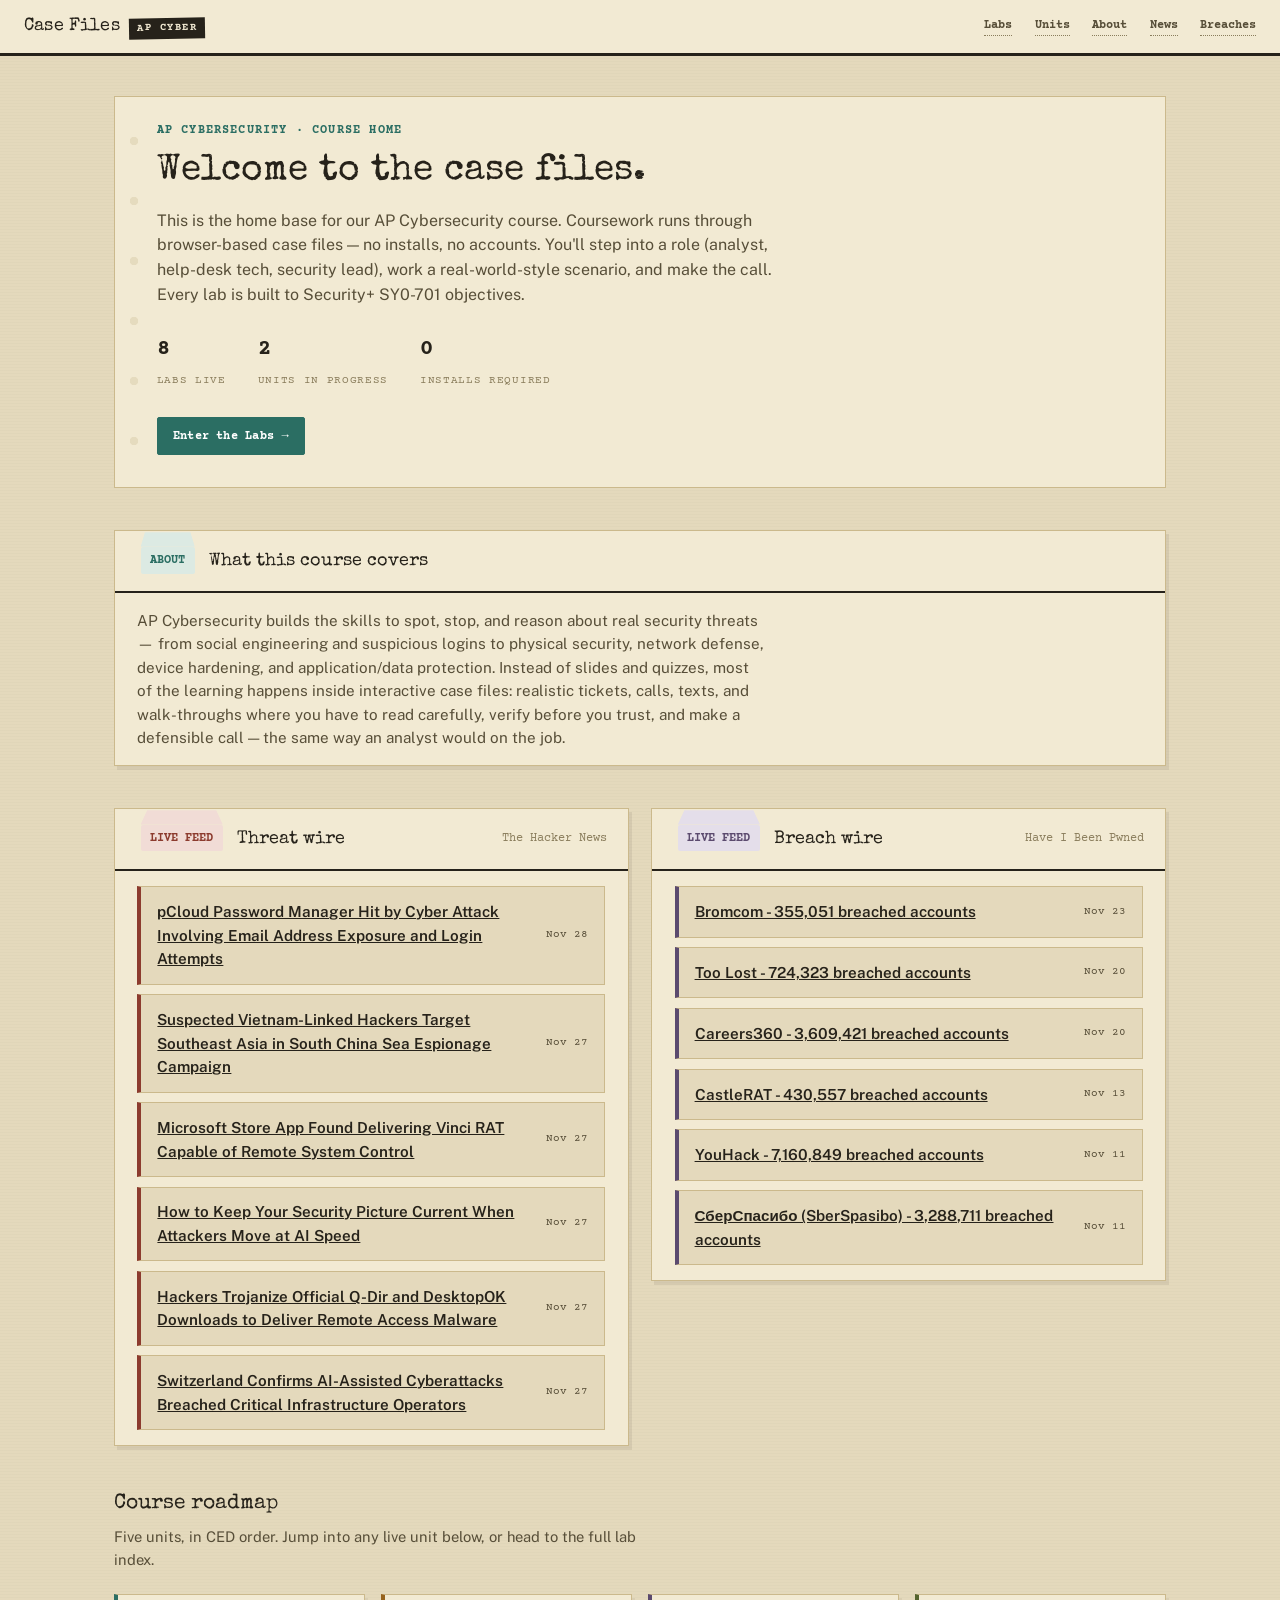
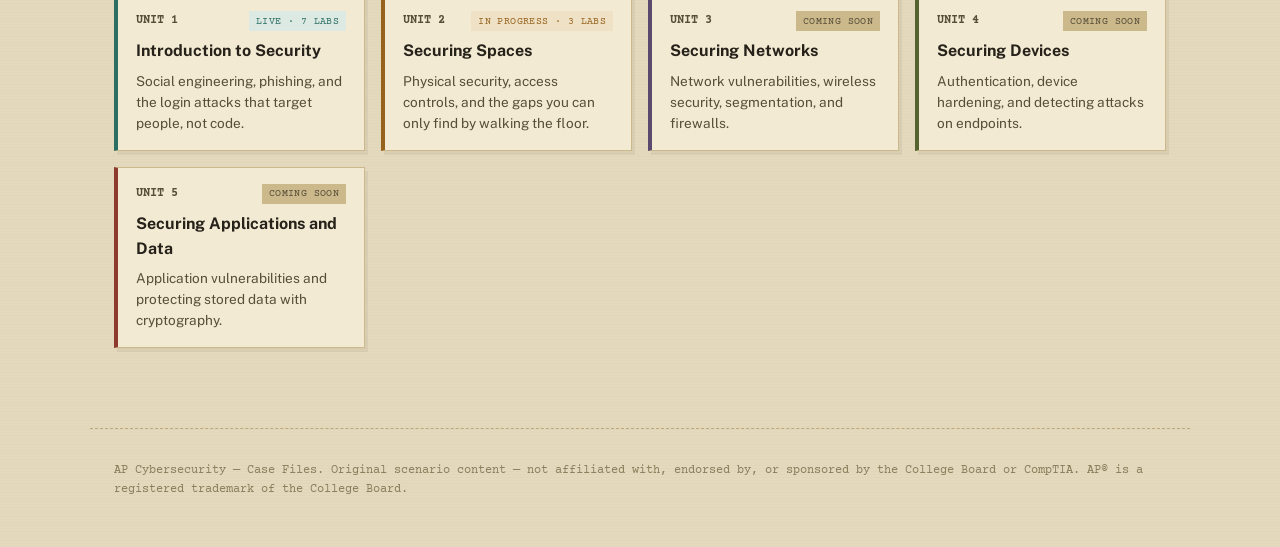
<file: index.html>
<!DOCTYPE html>
<html lang="en">
<head>
<meta charset="UTF-8">
<meta name="viewport" content="width=device-width, initial-scale=1">
<title>AP Cybersecurity — Case Files</title>
<link rel="stylesheet" href="styles.css">
</head>
<body>

<div class="topbar">
  <a class="brand" href="index.html">Case Files <span class="tag">AP CYBER</span></a>
  <nav class="topnav">
    <a href="/cyber-labs/">Labs</a>
    <a href="#roadmap">Units</a>
    <a href="#about">About</a>
    <a href="#threat-wire">News</a>
    <a href="#breach-wire">Breaches</a>
  </nav>
</div>

<main class="shell">

  <div class="hero">
    <p class="eyebrow">AP Cybersecurity · Course Home</p>
    <h1 class="title">Welcome to the case files.</h1>
    <p class="lede">
      This is the home base for our AP Cybersecurity course. Coursework runs through browser-based
      case files — no installs, no accounts. You'll step into a role (analyst, help-desk tech,
      security lead), work a real-world-style scenario, and make the call. Every lab is built to
      Security+ SY0-701 objectives.
    </p>
    <div class="stat-row">
      <div class="stat"><span class="n">8</span><span class="l">Labs live</span></div>
      <div class="stat"><span class="n">2</span><span class="l">Units in progress</span></div>
      <div class="stat"><span class="n">0</span><span class="l">Installs required</span></div>
    </div>
    <div class="cta-row">
      <a class="btn primary" href="/cyber-labs/">Enter the Labs →</a>
    </div>
  </div>

  <section id="about" class="unit cyan">
    <div class="unit-head">
      <span class="unit-tab u-cyan">ABOUT</span>
      <h2>What this course covers</h2>
    </div>
    <div class="topic">
      <p class="about-text">
        AP Cybersecurity builds the skills to spot, stop, and reason about real security threats —
        from social engineering and suspicious logins to physical security, network defense, device
        hardening, and application/data protection. Instead of slides and quizzes, most of the
        learning happens inside interactive case files: realistic tickets, calls, texts, and
        walk-throughs where you have to read carefully, verify before you trust, and make a
        defensible call — the same way an analyst would on the job.
      </p>
    </div>
  </section>

  <div class="feed-grid">
    <section id="threat-wire" class="unit red">
      <div class="unit-head">
        <span class="unit-tab u-red">LIVE FEED</span>
        <h2>Threat wire</h2>
        <span class="unit-count">The Hacker News</span>
      </div>
      <div class="topic">
        <ul id="rss-feed-hackernews" class="lab-list">
          <li class="soon">Loading latest headlines…</li>
        </ul>
      </div>
    </section>

    <section id="breach-wire" class="unit violet">
      <div class="unit-head">
        <span class="unit-tab u-violet">LIVE FEED</span>
        <h2>Breach wire</h2>
        <span class="unit-count">Have I Been Pwned</span>
      </div>
      <div class="topic">
        <ul id="rss-feed-hibp" class="lab-list">
          <li class="soon">Loading latest breaches…</li>
        </ul>
      </div>
    </section>
  </div>

  <section id="roadmap">
    <div class="section-head">
      <h2>Course roadmap</h2>
      <p>Five units, in CED order. Jump into any live unit below, or head to the full lab index.</p>
    </div>
    <div class="roadmap-grid">
      <a class="roadmap-card cyan" href="/cyber-labs/#unit-1">
        <div class="r-head"><span class="r-num">UNIT 1</span><span class="r-status status-live">Live · 7 labs</span></div>
        <h3>Introduction to Security</h3>
        <p>Social engineering, phishing, and the login attacks that target people, not code.</p>
      </a>
      <a class="roadmap-card amber" href="/cyber-labs/#unit-2">
        <div class="r-head"><span class="r-num">UNIT 2</span><span class="r-status status-progress">In progress · 3 labs</span></div>
        <h3>Securing Spaces</h3>
        <p>Physical security, access controls, and the gaps you can only find by walking the floor.</p>
      </a>
      <a class="roadmap-card violet" href="/cyber-labs/#unit-3">
        <div class="r-head"><span class="r-num">UNIT 3</span><span class="r-status status-soon">Coming soon</span></div>
        <h3>Securing Networks</h3>
        <p>Network vulnerabilities, wireless security, segmentation, and firewalls.</p>
      </a>
      <a class="roadmap-card green" href="/cyber-labs/#unit-4">
        <div class="r-head"><span class="r-num">UNIT 4</span><span class="r-status status-soon">Coming soon</span></div>
        <h3>Securing Devices</h3>
        <p>Authentication, device hardening, and detecting attacks on endpoints.</p>
      </a>
      <a class="roadmap-card red" href="/cyber-labs/#unit-5">
        <div class="r-head"><span class="r-num">UNIT 5</span><span class="r-status status-soon">Coming soon</span></div>
        <h3>Securing Applications and Data</h3>
        <p>Application vulnerabilities and protecting stored data with cryptography.</p>
      </a>
    </div>
  </section>

</main>

<footer class="site-foot">
  AP Cybersecurity — Case Files. Original scenario content — not affiliated with, endorsed by, or
  sponsored by the College Board or CompTIA. AP® is a registered trademark of the College Board.
</footer>


<script>
(function () {
  // feeds.json is refreshed by .github/workflows/update-feeds.yml
  const MAX_ITEMS = 6;
  const FEEDS = [
    { key: 'hackernews', url: 'https://feeds.feedburner.com/TheHackersNews', listId: 'rss-feed-hackernews', emptyText: 'headlines' },
    { key: 'hibp', url: 'https://haveibeenpwned.com/feed/breaches/', listId: 'rss-feed-hibp', emptyText: 'breaches' }
  ];

  const feedData = fetch('/feeds.json', { cache: 'no-cache' }).then(function (res) {
    if (!res.ok) throw new Error('Bad response: ' + res.status);
    return res.json();
  });

  function loadFeed(feed) {
    const list = document.getElementById(feed.listId);
    if (!list) return;

    feedData
      .then(function (data) {
        const entry = data.feeds && data.feeds[feed.key];
        if (!entry || !entry.items || !entry.items.length) {
          throw new Error('Feed returned no items');
        }
        list.innerHTML = '';
        entry.items.slice(0, MAX_ITEMS).forEach(function (item) {
          const li = document.createElement('li');
          li.className = 'lab-card';

          const nameSpan = document.createElement('span');
          nameSpan.className = 'lab-name';
          const link = document.createElement('a');
          link.textContent = item.title || 'Untitled';
          if (/^https?:\/\//i.test(item.link || '')) {
            link.href = item.link;
            link.target = '_blank';
            link.rel = 'noopener noreferrer';
          }
          nameSpan.appendChild(link);

          const dateSpan = document.createElement('span');
          dateSpan.className = 'lab-obj';
          dateSpan.textContent = item.pubDate
            ? new Date(item.pubDate).toLocaleDateString(undefined, { month: 'short', day: 'numeric' })
            : '';

          li.appendChild(nameSpan);
          li.appendChild(dateSpan);
          list.appendChild(li);
        });
      })
      .catch(function (err) {
        list.innerHTML =
          '<li class="soon">Couldn\'t load latest ' + feed.emptyText + ' right now. ' +
          '<a href="' + feed.url + '" target="_blank" rel="noopener noreferrer">View the feed directly →</a></li>';
        console.error('RSS feed error (' + feed.url + '):', err);
      });
  }

  FEEDS.forEach(loadFeed);
})();
</script>

</body>
</html>
</file>
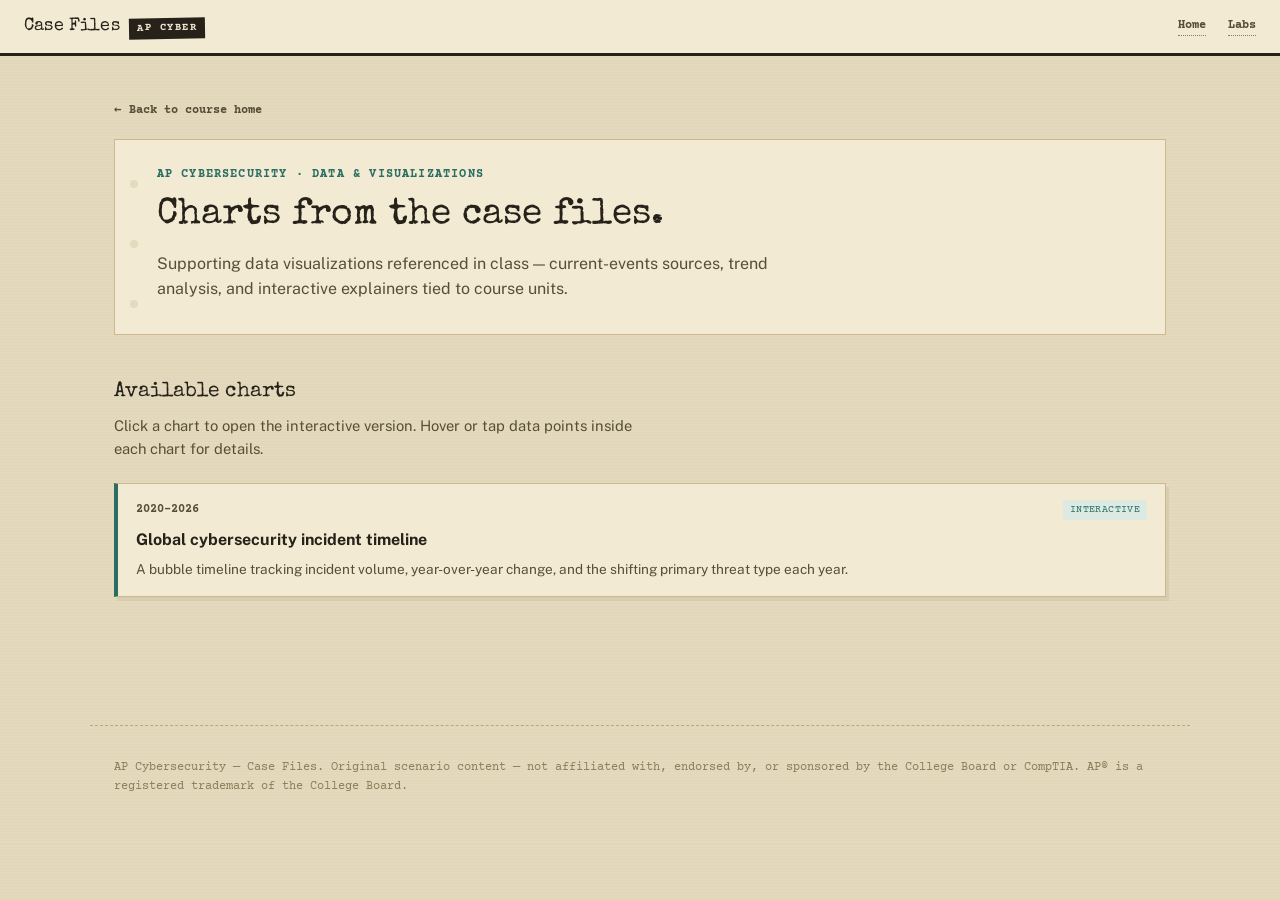
<file: charts/index.html>
<!DOCTYPE html>
<html lang="en">
<head>
<meta charset="UTF-8">
<meta name="viewport" content="width=device-width, initial-scale=1">
<title>Charts — AP Cybersecurity Case Files</title>
<link rel="stylesheet" href="../styles.css">
</head>
<body>

<div class="topbar">
  <a class="brand" href="../index.html">Case Files <span class="tag">AP CYBER</span></a>
  <nav class="topnav">
    <a href="../index.html">Home</a>
    <a href="/cyber-labs/">Labs</a>
  </nav>
</div>

<main class="shell">

  <a class="back-link" href="../index.html">&larr; Back to course home</a>

  <div class="hero">
    <p class="eyebrow">AP Cybersecurity &middot; Data &amp; visualizations</p>
    <h1 class="title">Charts from the case files.</h1>
    <p class="lede">
      Supporting data visualizations referenced in class &mdash; current-events sources, trend
      analysis, and interactive explainers tied to course units.
    </p>
  </div>

  <section class="section-head">
    <h2>Available charts</h2>
    <p>Click a chart to open the interactive version. Hover or tap data points inside each chart for details.</p>
  </section>

  <div class="roadmap-grid" style="margin: 1.4rem 0 3rem;">
    <a class="roadmap-card cyan" href="cyber-threat-timeline.html">
      <div class="r-head">
        <span class="r-num">2020&ndash;2026</span>
        <span class="r-status status-live">Interactive</span>
      </div>
      <h3>Global cybersecurity incident timeline</h3>
      <p>A bubble timeline tracking incident volume, year-over-year change, and the shifting primary threat type each year.</p>
    </a>
  </div>

</main>

<footer class="site-foot">
  AP Cybersecurity — Case Files. Original scenario content — not affiliated with, endorsed by, or
  sponsored by the College Board or CompTIA. AP® is a registered trademark of the College Board.
</footer>

</body>
</html>
</file>
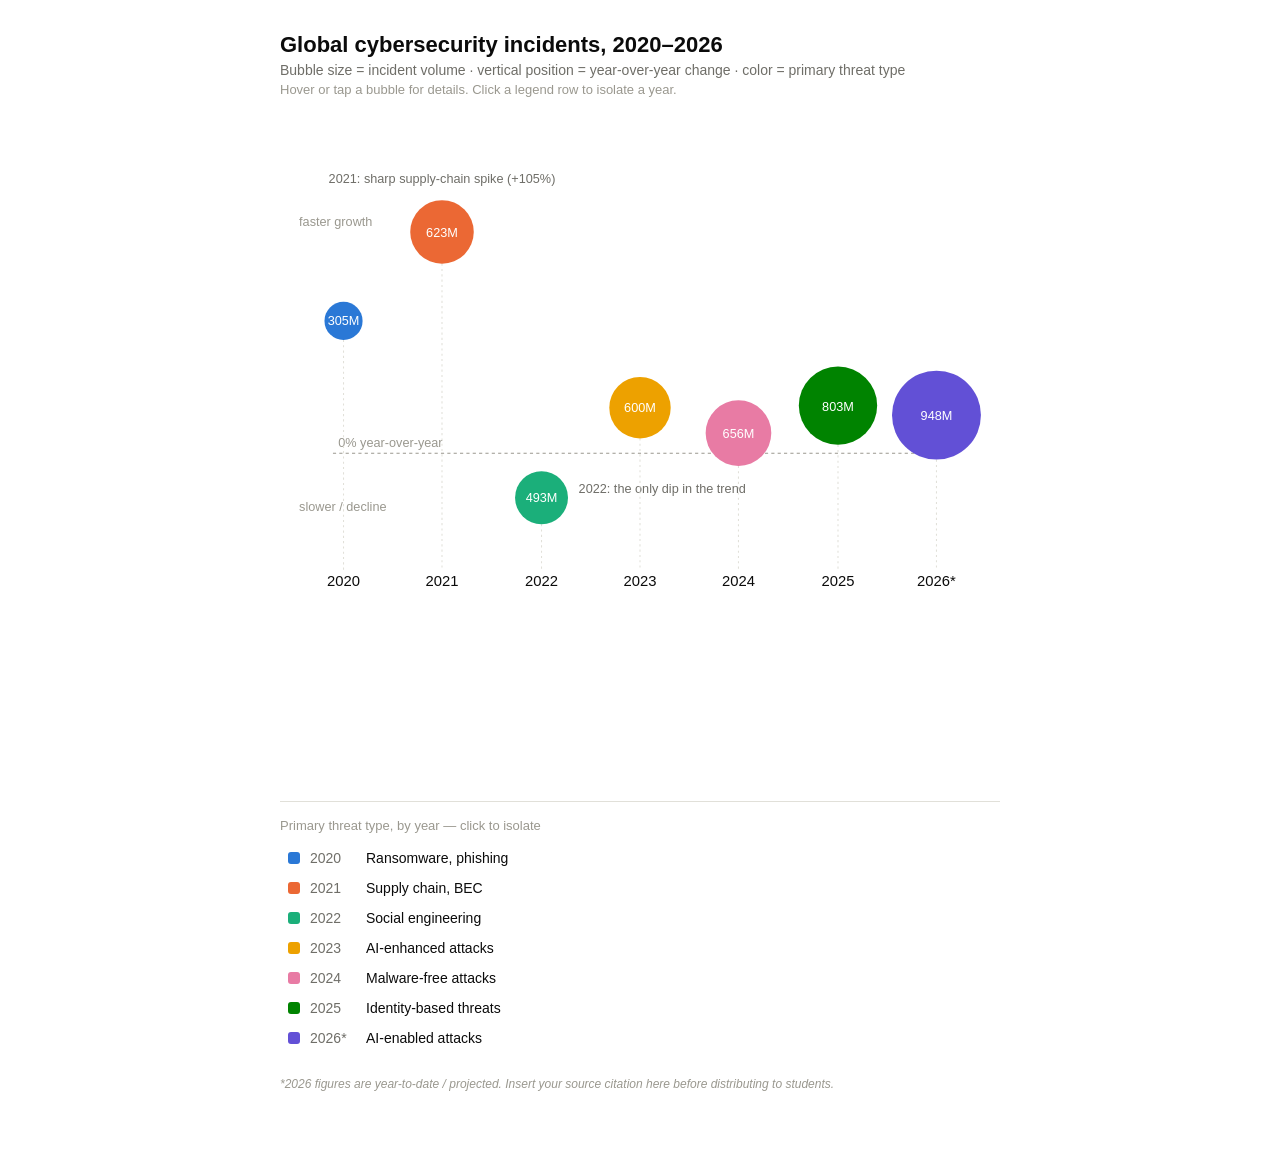
<file: charts/cyber-threat-timeline.html>
<!DOCTYPE html>
<html lang="en">
<head>
<meta charset="UTF-8">
<meta name="viewport" content="width=device-width, initial-scale=1, viewport-fit=cover">
<title>Global cybersecurity incidents, 2020–2026</title>
<style>
  :root {
    --bg: #ffffff; --text: #0b0b0b; --muted: #6f6e68; --faint: #9a988f;
    --border: #e1e0d9; --card: #f7f6f2; --tooltip-bg: #17171a; --tooltip-text: #f5f5f3;
    --s1:#2a78d6; --s2:#eb6834; --s3:#1baf7a; --s4:#eda100; --s4t:#412402;
    --s5:#e87ba4; --s6:#008300; --s7:#6250d6;
  }
  @media (prefers-color-scheme: dark) {
    :root:not([data-theme="light"]) {
      --bg:#121212; --text:#f0efec; --muted:#b7b6b0; --faint:#8a8983;
      --border:#333230; --card:#1c1c1a; --tooltip-bg:#f0efec; --tooltip-text:#121212;
      --s1:#3987e5; --s2:#d95926; --s3:#199e70; --s4:#c98500; --s4t:#2c1a00; --s5:#d55181; --s7:#9085e9;
    }
  }
  :root[data-theme="dark"] {
    --bg:#121212; --text:#f0efec; --muted:#b7b6b0; --faint:#8a8983;
    --border:#333230; --card:#1c1c1a; --tooltip-bg:#f0efec; --tooltip-text:#121212;
    --s1:#3987e5; --s2:#d95926; --s3:#199e70; --s4:#c98500; --s4t:#2c1a00; --s5:#d55181; --s7:#9085e9;
  }
  * { box-sizing: border-box; }
  html, body {
    margin: 0; background: var(--bg); color: var(--text);
    font-family: -apple-system, "Segoe UI", Roboto, Helvetica, Arial, sans-serif;
    padding-top: env(safe-area-inset-top, 0px);
    padding-bottom: env(safe-area-inset-bottom, 0px);
  }
  .wrap { max-width: 760px; margin: 0 auto; padding: 32px 20px 48px; }
  h1 { font-size: 22px; font-weight: 700; margin: 0 0 4px; }
  .sub { font-size: 14px; color: var(--muted); margin: 0 0 4px; }
  .hint { font-size: 13px; color: var(--faint); margin: 0 0 28px; }
  .chart-wrap { position: relative; }
  svg { width: 100%; height: auto; display: block; overflow: visible; }
  text { font-family: inherit; }
  .bubble { cursor: pointer; transition: opacity .18s ease, transform .18s ease; transform-box: fill-box; transform-origin: center; }
  .bubble:hover, .bubble:focus-visible { transform: scale(1.06); outline: none; }
  .bubble.dim { opacity: .28; }
  .bubble.active { transform: scale(1.1); }
  .leader { stroke: var(--border); stroke-width: 1; stroke-dasharray: 2 3; }
  .zero-line { stroke: var(--faint); stroke-width: 1; stroke-dasharray: 3 3; }
  .axis-label { font-size: 12px; fill: var(--faint); }
  .callout { font-size: 12px; fill: var(--muted); }
  .year-label { font-size: 14px; font-weight: 500; fill: var(--text); }
  .val-label { font-size: 12px; fill: #fff; pointer-events: none; }
  .caption { font-size: 12px; fill: var(--faint); }
  #tooltip {
    position: absolute; pointer-events: none; opacity: 0; z-index: 5;
    background: var(--tooltip-bg); color: var(--tooltip-text);
    padding: 10px 12px; border-radius: 10px; font-size: 13px; line-height: 1.5;
    max-width: 230px; transform: translate(-50%, -100%); transition: opacity .12s ease;
    box-shadow: 0 4px 16px rgba(0,0,0,0.18);
  }
  #tooltip .t-year { font-weight: 700; margin-bottom: 2px; display: block; }
  #tooltip .t-row { display: flex; justify-content: space-between; gap: 12px; }
  #tooltip .t-row span:first-child { color: var(--faint); }
  #tooltip.show { opacity: 1; }
  .legend { margin-top: 20px; border-top: 0.5px solid var(--border); padding-top: 16px; }
  .legend-title { font-size: 13px; color: var(--faint); margin-bottom: 10px; }
  .legend-row {
    display: flex; align-items: center; gap: 10px; padding: 7px 8px; border-radius: 8px;
    cursor: pointer; font-size: 14px; transition: background .12s ease, opacity .18s ease;
  }
  .legend-row:hover { background: var(--card); }
  .legend-row.dim { opacity: .35; }
  .legend-swatch { width: 12px; height: 12px; border-radius: 3px; flex-shrink: 0; }
  .legend-year { color: var(--muted); min-width: 46px; font-variant-numeric: tabular-nums; }
  .footer-note { margin-top: 24px; font-size: 12px; color: var(--faint); font-style: italic; }
</style>
</head>
<body>
<div class="wrap">
  <h1>Global cybersecurity incidents, 2020&ndash;2026</h1>
  <p class="sub">Bubble size = incident volume &middot; vertical position = year-over-year change &middot; color = primary threat type</p>
  <p class="hint">Hover or tap a bubble for details. Click a legend row to isolate a year.</p>

  <div class="chart-wrap" id="chartWrap">
    <svg viewBox="0 0 680 620" role="img" aria-label="Bubble timeline of global cybersecurity incidents from 2020 to 2026">
      <line class="zero-line" x1="50" y1="310" x2="630" y2="310"></line>
      <text class="axis-label" x="55" y="304">0% year-over-year</text>
      <text class="axis-label" x="18" y="95">faster growth</text>
      <text class="axis-label" x="18" y="365">slower / decline</text>

      <text class="callout" x="153" y="55" text-anchor="middle">2021: sharp supply-chain spike (+105%)</text>
      <text class="callout" x="282" y="348" text-anchor="start">2022: the only dip in the trend</text>

      <line class="leader" x1="60" y1="203" x2="60" y2="420"></line>
      <line class="leader" x1="153" y1="131" x2="153" y2="420"></line>
      <line class="leader" x1="247" y1="377" x2="247" y2="420"></line>
      <line class="leader" x1="340" y1="296" x2="340" y2="420"></line>
      <line class="leader" x1="433" y1="322" x2="433" y2="420"></line>
      <line class="leader" x1="527" y1="302" x2="527" y2="420"></line>
      <line class="leader" x1="620" y1="316" x2="620" y2="420"></line>

      <g class="bubble" data-idx="0" tabindex="0" role="button" aria-label="2020: 304.6 million incidents">
        <circle cx="60" cy="185" r="18" fill="var(--s1)"></circle>
        <text class="val-label" x="60" y="189" text-anchor="middle" font-size="11">305M</text>
      </g>
      <g class="bubble" data-idx="1" tabindex="0" role="button" aria-label="2021: 623.3 million incidents">
        <circle cx="153" cy="101" r="30" fill="var(--s2)"></circle>
        <text class="val-label" x="153" y="106" text-anchor="middle">623M</text>
      </g>
      <g class="bubble" data-idx="2" tabindex="0" role="button" aria-label="2022: 493.3 million incidents">
        <circle cx="247" cy="352" r="25" fill="var(--s3)"></circle>
        <text class="val-label" x="247" y="356" text-anchor="middle" font-size="11">493M</text>
      </g>
      <g class="bubble" data-idx="3" tabindex="0" role="button" aria-label="2023: 600 million incidents">
        <circle cx="340" cy="267" r="29" fill="var(--s4)"></circle>
        <text class="val-label" x="340" y="271" text-anchor="middle" fill="var(--s4t)">600M</text>
      </g>
      <g class="bubble" data-idx="4" tabindex="0" role="button" aria-label="2024: 656.4 million incidents">
        <circle cx="433" cy="291" r="31" fill="var(--s5)"></circle>
        <text class="val-label" x="433" y="296" text-anchor="middle">656M</text>
      </g>
      <g class="bubble" data-idx="5" tabindex="0" role="button" aria-label="2025: 803 million incidents">
        <circle cx="527" cy="265" r="37" fill="var(--s6)"></circle>
        <text class="val-label" x="527" y="270" text-anchor="middle" font-size="13">803M</text>
      </g>
      <g class="bubble" data-idx="6" tabindex="0" role="button" aria-label="2026 projected: 947.5 million incidents">
        <circle cx="620" cy="274" r="42" fill="var(--s7)"></circle>
        <text class="val-label" x="620" y="279" text-anchor="middle" font-size="13">948M</text>
      </g>

      <text class="year-label" x="60" y="435" text-anchor="middle">2020</text>
      <text class="year-label" x="153" y="435" text-anchor="middle">2021</text>
      <text class="year-label" x="247" y="435" text-anchor="middle">2022</text>
      <text class="year-label" x="340" y="435" text-anchor="middle">2023</text>
      <text class="year-label" x="433" y="435" text-anchor="middle">2024</text>
      <text class="year-label" x="527" y="435" text-anchor="middle">2025</text>
      <text class="year-label" x="620" y="435" text-anchor="middle">2026*</text>
    </svg>
    <div id="tooltip"></div>
  </div>

  <div class="legend" id="legend">
    <div class="legend-title">Primary threat type, by year &mdash; click to isolate</div>
  </div>

  <p class="footer-note">*2026 figures are year-to-date / projected. Insert your source citation here before distributing to students.</p>
</div>

<script>
  const data = [
    { year: "2020", incidents: "304.6M", orgs: "11.2M+", yoy: "+62.4%", threat: "Ransomware, phishing", color: "var(--s1)" },
    { year: "2021", incidents: "623.3M", orgs: "227.5M", yoy: "+104.6%", threat: "Supply chain, BEC", color: "var(--s2)" },
    { year: "2022", incidents: "493.3M", orgs: "180.0M", yoy: "\u221220.9%", threat: "Social engineering", color: "var(--s3)" },
    { year: "2023", incidents: "600.0M", orgs: "219.0M", yoy: "+21.7%", threat: "AI-enhanced attacks", color: "var(--s4)" },
    { year: "2024", incidents: "656.4M", orgs: "239.6M", yoy: "+9.4%", threat: "Malware-free attacks", color: "var(--s5)" },
    { year: "2025", incidents: "803.0M", orgs: "292.9M", yoy: "+22.3%", threat: "Identity-based threats", color: "var(--s6)" },
    { year: "2026*", incidents: "947.5M", orgs: "345.6M+", yoy: "+18.0%", threat: "AI-enabled attacks", color: "var(--s7)" }
  ];

  const legend = document.getElementById("legend");
  data.forEach((d, i) => {
    const row = document.createElement("div");
    row.className = "legend-row";
    row.dataset.idx = i;
    row.innerHTML = '<span class="legend-swatch" style="background:' + d.color + '"></span>' +
      '<span class="legend-year">' + d.year + '</span>' +
      '<span>' + d.threat + '</span>';
    legend.appendChild(row);
  });

  const bubbles = Array.from(document.querySelectorAll(".bubble"));
  const legendRows = Array.from(document.querySelectorAll(".legend-row"));
  const tooltip = document.getElementById("tooltip");
  const chartWrap = document.getElementById("chartWrap");
  let activeIdx = null;

  function showTooltip(idx, anchorEl) {
    const d = data[idx];
    tooltip.innerHTML =
      '<span class="t-year">' + d.year + '</span>' +
      '<div class="t-row"><span>Incidents</span><span>' + d.incidents + '</span></div>' +
      '<div class="t-row"><span>Orgs affected</span><span>' + d.orgs + '</span></div>' +
      '<div class="t-row"><span>YoY change</span><span>' + d.yoy + '</span></div>' +
      '<div class="t-row"><span>Threat type</span><span>' + d.threat + '</span></div>';
    const wrapRect = chartWrap.getBoundingClientRect();
    const elRect = anchorEl.getBoundingClientRect();
    tooltip.style.left = (elRect.left - wrapRect.left + elRect.width / 2) + "px";
    tooltip.style.top = (elRect.top - wrapRect.top - 10) + "px";
    tooltip.classList.add("show");
  }
  function hideTooltip() { tooltip.classList.remove("show"); }

  function setActive(idx) {
    activeIdx = (activeIdx === idx) ? null : idx;
    bubbles.forEach((b) => {
      const bi = Number(b.dataset.idx);
      b.classList.toggle("dim", activeIdx !== null && bi !== activeIdx);
      b.classList.toggle("active", activeIdx === bi);
    });
    legendRows.forEach((r) => {
      const ri = Number(r.dataset.idx);
      r.classList.toggle("dim", activeIdx !== null && ri !== activeIdx);
    });
  }

  bubbles.forEach((b) => {
    const idx = Number(b.dataset.idx);
    b.addEventListener("mouseenter", () => showTooltip(idx, b.querySelector("circle")));
    b.addEventListener("mouseleave", hideTooltip);
    b.addEventListener("focus", () => showTooltip(idx, b.querySelector("circle")));
    b.addEventListener("blur", hideTooltip);
    b.addEventListener("click", () => setActive(idx));
    b.addEventListener("keydown", (e) => {
      if (e.key === "Enter" || e.key === " ") { e.preventDefault(); setActive(idx); }
    });
  });

  legendRows.forEach((r) => {
    const idx = Number(r.dataset.idx);
    r.addEventListener("click", () => setActive(idx));
    r.addEventListener("mouseenter", () => showTooltip(idx, bubbles[idx].querySelector("circle")));
    r.addEventListener("mouseleave", hideTooltip);
  });
</script>
</body>
</html>
</file>
<file: styles.css>
/* ================================================================
   AP Cybersecurity — Field Case File design system
   A working investigator's dossier: kraft folders, index cards,
   typewritten stamps. Deliberately not a dark dev-console.
   ================================================================ */

@import url('https://fonts.googleapis.com/css2?family=Special+Elite&family=Courier+Prime:wght@400;700&family=Public+Sans:wght@400;500;600;700&display=swap');

:root {
  --paper-bg:   #E4D9BC;  /* kraft envelope — page background */
  --paper-card: #F2EAD3;  /* manila index card / folder front */
  --paper-dark: #CBB98C;  /* darker kraft — tabs, shadows, hairlines */
  --ink:        #26221A;  /* near-black warm ink — primary text */
  --ink-soft:   #574E38;  /* secondary ink */
  --ink-faint:  #8A7D5C;  /* tertiary / placeholder ink */
  --line:       #BBA97C;  /* rule lines on paper */

  --scanner-bg: #171712;  /* the one dark surface: forensic readout strip */
  --scanner-ink:#CFE3D2;
  --scanner-mono:#8FE0AE;

  --teal:       #2B6E63;  /* verified / correct / primary accent */
  --teal-wash:  #DCEAE3;
  --ochre:      #96631E;  /* unit 2 tag / caution */
  --ochre-wash: #EFE1C6;
  --plum:       #5B4A6E;  /* unit 3 tag */
  --plum-wash:  #E4DEEA;
  --moss:       #55642F;  /* unit 4 tag */
  --moss-wash:  #E4E8D6;
  --brick:      #8C3B2E;  /* unit 5 tag / incorrect */
  --brick-wash: #F1DCD6;

  --display: 'Special Elite', cursive;   /* typewriter — headlines & stamps only */
  --body: 'Public Sans', sans-serif;
  --mono: 'Courier Prime', monospace;    /* case numbers, data, timestamps */

  /* Legacy aliases: earlier labs reference these names directly in their
     own <style> blocks. Keeping them mapped to the new palette means those
     labs don't need individual edits every time the palette changes. */
  --cyan: var(--teal);
  --cyan-dim: var(--teal-wash);
  --amber: var(--ochre);
  --amber-dim: var(--ochre-wash);
  --violet: var(--plum);
  --violet-dim: var(--plum-wash);
  --green: var(--teal);      /* "correct" badges reuse the teal accent, not unit-4's moss */
  --green-dim: var(--teal-wash);
  --red: var(--brick);
  --red-dim: var(--brick-wash);

  /* More legacy aliases — text-color names from an earlier draft, still
     referenced directly inside individual lab pages' own <style> blocks. */
  --text-dim: var(--ink-soft);
  --text-on-paper: var(--ink);
  --text-on-paper-dim: var(--ink-soft);

  --radius: 3px;   /* paper doesn't round much */
  --radius-lg: 4px;
}

* { box-sizing: border-box; }
html { scroll-behavior: smooth; }

body {
  margin: 0;
  background:
    repeating-linear-gradient(0deg, rgba(0,0,0,0.015) 0px, rgba(0,0,0,0.015) 1px, transparent 1px, transparent 3px),
    var(--paper-bg);
  color: var(--ink);
  font-family: var(--body);
  line-height: 1.55;
  -webkit-font-smoothing: antialiased;
}

a { color: inherit; }
::selection { background: var(--teal); color: #fff; }

/* ---------- Top bar: looks like a folder spine label ---------- */
.topbar {
  display: flex;
  align-items: center;
  justify-content: space-between;
  gap: 1rem;
  padding: 0.75rem 1.5rem;
  border-bottom: 3px solid var(--ink);
  background: var(--paper-card);
  position: sticky;
  top: 0;
  z-index: 20;
}

.brand {
  display: flex;
  align-items: baseline;
  gap: 0.6rem;
  font-family: var(--display);
  font-weight: 400;
  font-size: 1.15rem;
  letter-spacing: 0.01em;
  text-decoration: none;
  color: var(--ink);
}

.brand .tag {
  font-family: var(--mono);
  font-size: 0.66rem;
  font-weight: 700;
  color: var(--paper-card);
  background: var(--ink);
  padding: 0.15rem 0.5rem;
  letter-spacing: 0.05em;
  transform: rotate(-1deg);
  display: inline-block;
}

.topnav {
  display: flex;
  gap: 1.4rem;
  font-family: var(--mono);
  font-size: 0.78rem;
  font-weight: 700;
  color: var(--ink-soft);
}
.topnav a { text-decoration: none; border-bottom: 1px dotted var(--ink-faint); }
.topnav a:hover { color: var(--teal); border-color: var(--teal); }

/* ---------- Layout shells ---------- */
.shell { max-width: 1100px; margin: 0 auto; padding: 2.5rem 1.5rem 5rem; }

.hero {
  padding: 1.6rem 1.8rem 2rem;
  margin-bottom: 2.6rem;
  background: var(--paper-card);
  border: 1px solid var(--paper-dark);
  position: relative;
}
.hero::before {
  content: "";
  position: absolute; left: 14px; top: 14px; bottom: 14px; width: 10px;
  background-image:
    radial-gradient(circle, var(--paper-bg) 4px, transparent 4.5px);
  background-size: 10px 60px;
  background-repeat: repeat-y;
  opacity: 0.9;
}
.hero { padding-left: 2.6rem; }

.eyebrow {
  font-family: var(--mono);
  font-size: 0.74rem;
  font-weight: 700;
  letter-spacing: 0.1em;
  text-transform: uppercase;
  color: var(--teal);
  margin: 0 0 0.6rem;
}

h1.title {
  font-family: var(--display);
  font-weight: 400;
  font-size: clamp(1.6rem, 3.2vw, 2.3rem);
  line-height: 1.2;
  margin: 0 0 0.9rem;
  color: var(--ink);
}

.lede {
  max-width: 64ch;
  color: var(--ink-soft);
  font-size: 1rem;
  margin: 0;
}

.stat-row { display: flex; gap: 2rem; margin-top: 1.5rem; flex-wrap: wrap; }
.stat { font-family: var(--mono); }
.stat .n { display: block; font-size: 1.4rem; font-weight: 700; color: var(--ink); }
.stat .l { font-size: 0.7rem; color: var(--ink-faint); text-transform: uppercase; letter-spacing: 0.06em; }

/* ---------- Unit blocks: manila folders with a die-cut tab ---------- */
.unit {
  margin-bottom: 2.6rem;
  position: relative;
  background: var(--paper-card);
  border: 1px solid var(--paper-dark);
  box-shadow: 3px 4px 0 rgba(38,34,26,0.08);
}

.unit-head {
  display: flex;
  align-items: center;
  gap: 0.9rem;
  padding: 1rem 1.3rem 1rem 1.6rem;
  border-bottom: 2px solid var(--ink);
  position: relative;
}

.unit-tab {
  font-family: var(--mono);
  font-weight: 700;
  font-size: 0.76rem;
  padding: 0.25rem 0.6rem;
  border-radius: 2px;
  white-space: nowrap;
  position: relative;
  top: -1px;
}
.unit-tab::before {
  content: "";
  position: absolute;
  left: 0; right: 0; top: -0.9rem;
  height: 0.9rem;
  background: inherit;
  clip-path: polygon(8% 0, 92% 0, 100% 100%, 0% 100%);
}

.unit-head h2 {
  font-family: var(--display);
  font-weight: 400;
  font-size: 1.15rem;
  margin: 0;
  color: var(--ink);
  flex: 1;
}

.unit-count { font-family: var(--mono); font-size: 0.72rem; color: var(--ink-faint); }

.topic { padding: 0.95rem 1.4rem; border-bottom: 1px dashed var(--line); }
.topic:last-child { border-bottom: none; }

.topic-head {
  display: flex;
  align-items: baseline;
  gap: 0.6rem;
  margin-bottom: 0.6rem;
  font-family: var(--mono);
  font-size: 0.8rem;
  color: var(--ink-soft);
}
.topic-head .num { color: var(--ink); font-weight: 700; }
.topic-head .name { color: var(--ink); }
.topic.empty .topic-head { opacity: 0.55; }
.soon { font-style: italic; color: var(--ink-faint); font-size: 0.82rem; padding-left: 0.2rem; }

.lab-list { list-style: none; margin: 0; padding: 0; display: grid; gap: 0.6rem; }

.lab-card {
  display: flex;
  align-items: center;
  gap: 0.9rem;
  padding: 0.8rem 1rem;
  border: 1px solid var(--paper-dark);
  border-left-width: 4px;
  text-decoration: none;
  background: var(--paper-bg);
  transition: transform 0.12s ease;
  position: relative;
}
.lab-card:hover { transform: translateX(3px) rotate(-0.15deg); }

.lab-card .lab-name { font-weight: 600; color: var(--ink); font-size: 0.95rem; flex: 1; font-family: var(--body); }
.lab-card .lab-obj { font-family: var(--mono); font-size: 0.68rem; color: var(--ink-soft); white-space: nowrap; }
.lab-card .arrow { color: var(--ink-faint); font-family: var(--mono); }

.u-teal  { color: var(--teal);  background: var(--teal-wash); }
.u-ochre { color: var(--ochre); background: var(--ochre-wash); }
.u-plum  { color: var(--plum);  background: var(--plum-wash); }
.u-moss  { color: var(--moss);  background: var(--moss-wash); }
.u-brick { color: var(--brick); background: var(--brick-wash); }
.u-cyan   { color: var(--teal);  background: var(--teal-wash); }
.u-amber  { color: var(--ochre); background: var(--ochre-wash); }
.u-violet { color: var(--plum);  background: var(--plum-wash); }
.u-green  { color: var(--moss);  background: var(--moss-wash); }
.u-red    { color: var(--brick); background: var(--brick-wash); }

.unit.cyan   .lab-card, .unit.teal  .lab-card { border-left-color: var(--teal); }
.unit.amber  .lab-card, .unit.ochre .lab-card { border-left-color: var(--ochre); }
.unit.violet .lab-card, .unit.plum  .lab-card { border-left-color: var(--plum); }
.unit.green  .lab-card, .unit.moss  .lab-card { border-left-color: var(--moss); }
.unit.red    .lab-card, .unit.brick .lab-card { border-left-color: var(--brick); }

footer.site-foot {
  max-width: 1100px;
  margin: 0 auto;
  padding: 2rem 1.5rem 3rem;
  color: var(--ink-faint);
  font-size: 0.76rem;
  border-top: 1px dashed var(--line);
  font-family: var(--mono);
}

/* ================================================================
   LAB PAGE (case file) shared components
   ================================================================ */

.case-strip {
  display: flex;
  align-items: center;
  gap: 0.7rem;
  font-family: var(--mono);
  font-size: 0.72rem;
  font-weight: 700;
  color: var(--ink-soft);
  margin-bottom: 0.7rem;
  flex-wrap: wrap;
}
.case-strip .obj-chip {
  border: 1px solid var(--paper-dark);
  background: var(--paper-card);
  padding: 0.2rem 0.55rem;
  border-radius: 2px;
}

.case-brief {
  background: var(--paper-card);
  border: 1px solid var(--paper-dark);
  border-left: 4px solid var(--teal);
  padding: 1rem 1.2rem;
  margin: 1.3rem 0 1.8rem;
  font-size: 0.94rem;
  color: var(--ink);
  position: relative;
}
.case-brief::after {
  content: "CASE BRIEFING";
  position: absolute;
  top: -0.6rem; left: 1rem;
  background: var(--paper-bg);
  font-family: var(--mono);
  font-size: 0.62rem;
  letter-spacing: 0.1em;
  color: var(--ink-faint);
  padding: 0 0.4rem;
}
.case-brief b { color: var(--ink); }

.workspace {
  background: var(--paper-card);
  border: 1px solid var(--paper-dark);
  overflow: hidden;
  box-shadow: 4px 5px 0 rgba(38,34,26,0.08);
}

.progress-bar {
  display: flex;
  align-items: center;
  justify-content: space-between;
  gap: 1rem;
  padding: 0.9rem 1.2rem;
  border-top: 1px dashed var(--line);
  margin-top: 1.4rem;
  font-family: var(--mono);
  font-size: 0.78rem;
  color: var(--ink-soft);
  flex-wrap: wrap;
}

.progress-track {
  flex: 1;
  min-width: 160px;
  height: 8px;
  background: var(--paper-dark);
  overflow: hidden;
}
.progress-fill { height: 100%; background: var(--teal); width: 0%; transition: width 0.25s ease; }

.btn {
  font-family: var(--mono);
  font-size: 0.76rem;
  font-weight: 700;
  border: 1px solid var(--ink);
  background: var(--paper-card);
  color: var(--ink);
  padding: 0.55rem 0.95rem;
  border-radius: 2px;
  cursor: pointer;
  letter-spacing: 0.02em;
}
.btn:hover { background: var(--ink); color: var(--paper-card); }
.btn:disabled { opacity: 0.4; cursor: not-allowed; }

.btn.primary { background: var(--teal); color: #fff; border-color: var(--teal); }
.btn.primary:hover { background: #1f5850; color: #fff; }

.btn.danger:hover { background: var(--brick); border-color: var(--brick); color: #fff; }
.btn.safe:hover { background: var(--teal); border-color: var(--teal); color: #fff; }

.results-panel {
  display: none;
  background: var(--paper-card);
  border: 1px solid var(--paper-dark);
  border-top: 3px solid var(--ink);
  padding: 1.2rem 1.3rem;
  margin-top: 1rem;
}
.results-panel.show { display: block; }
.results-panel h3 { font-family: var(--display); font-weight: 400; margin: 0 0 0.8rem; color: var(--ink); font-size: 1.15rem; }
.results-panel ul { margin: 0.6rem 0 0; padding-left: 1.2rem; font-size: 0.88rem; color: var(--ink-soft); }
.results-panel li { margin-bottom: 0.4rem; }
.score-big { font-family: var(--mono); font-size: 2.1rem; font-weight: 700; color: var(--teal); }

.tag {
  font-family: var(--mono);
  font-size: 0.66rem;
  padding: 0.1rem 0.4rem;
  font-weight: 700;
  text-transform: uppercase;
  letter-spacing: 0.03em;
}
.tag.correct { background: var(--teal-wash); color: var(--teal); }
.tag.incorrect { background: var(--brick-wash); color: var(--brick); }

.back-link {
  display: inline-flex;
  align-items: center;
  gap: 0.4rem;
  font-family: var(--mono);
  font-size: 0.78rem;
  font-weight: 700;
  color: var(--ink-soft);
  text-decoration: none;
  margin-bottom: 1.2rem;
}
.back-link:hover { color: var(--teal); }

@media (max-width: 640px) {
  .topnav { display: none; }
  .stat-row { gap: 1.2rem; }
  .hero::before { display: none; }
  .hero { padding-left: 1.8rem; }
}

/* ================================================================
   HOME / LANDING PAGE components
   ================================================================ */

.cta-row { margin-top: 1.6rem; }
.cta-row .btn { text-decoration: none; display: inline-block; }

.about-text { margin: 0; color: var(--ink-soft); font-size: 0.95rem; max-width: 70ch; }

.section-head { margin: 2.6rem 0 0; }
.section-head h2 { font-family: var(--display); font-weight: 400; font-size: 1.3rem; margin: 0 0 0.4rem; color: var(--ink); }
.section-head p { margin: 0; color: var(--ink-soft); font-size: 0.92rem; max-width: 60ch; }

.roadmap-grid {
  display: grid;
  grid-template-columns: repeat(auto-fit, minmax(220px, 1fr));
  gap: 1rem;
  margin-top: 1.4rem;
}

.roadmap-card {
  display: block;
  padding: 1rem 1.1rem;
  background: var(--paper-card);
  border: 1px solid var(--paper-dark);
  border-left-width: 4px;
  text-decoration: none;
  color: inherit;
  box-shadow: 3px 4px 0 rgba(38,34,26,0.06);
  transition: transform 0.12s ease;
}
.roadmap-card:hover { transform: translateX(3px) rotate(-0.15deg); }

.roadmap-card .r-head {
  display: flex;
  align-items: center;
  justify-content: space-between;
  gap: 0.6rem;
  margin-bottom: 0.5rem;
}
.roadmap-card .r-num { font-family: var(--mono); font-size: 0.72rem; font-weight: 700; color: var(--ink-soft); }
.roadmap-card .r-status {
  font-family: var(--mono);
  font-size: 0.62rem;
  text-transform: uppercase;
  letter-spacing: 0.04em;
  padding: 0.15rem 0.45rem;
  white-space: nowrap;
}
.roadmap-card h3 { font-family: var(--body); font-size: 1rem; font-weight: 700; margin: 0 0 0.4rem; color: var(--ink); }
.roadmap-card p { margin: 0; font-size: 0.85rem; color: var(--ink-soft); }

.roadmap-card.cyan   { border-left-color: var(--teal); }
.roadmap-card.amber  { border-left-color: var(--ochre); }
.roadmap-card.violet { border-left-color: var(--plum); }
.roadmap-card.green  { border-left-color: var(--moss); }
.roadmap-card.red    { border-left-color: var(--brick); }

.status-live     { background: var(--teal-wash);  color: var(--teal); }
.status-progress { background: var(--ochre-wash); color: var(--ochre); }
.status-soon     { background: var(--paper-dark); color: var(--ink-soft); }

.feed-grid {
  display: grid;
  grid-template-columns: 1fr 1fr;
  gap: 1.4rem;
  margin-bottom: 2.6rem;
  align-items: start;
}
.feed-grid .unit { margin-bottom: 0; }

@media (max-width: 780px) {
  .feed-grid { grid-template-columns: 1fr; }
}
</file>
